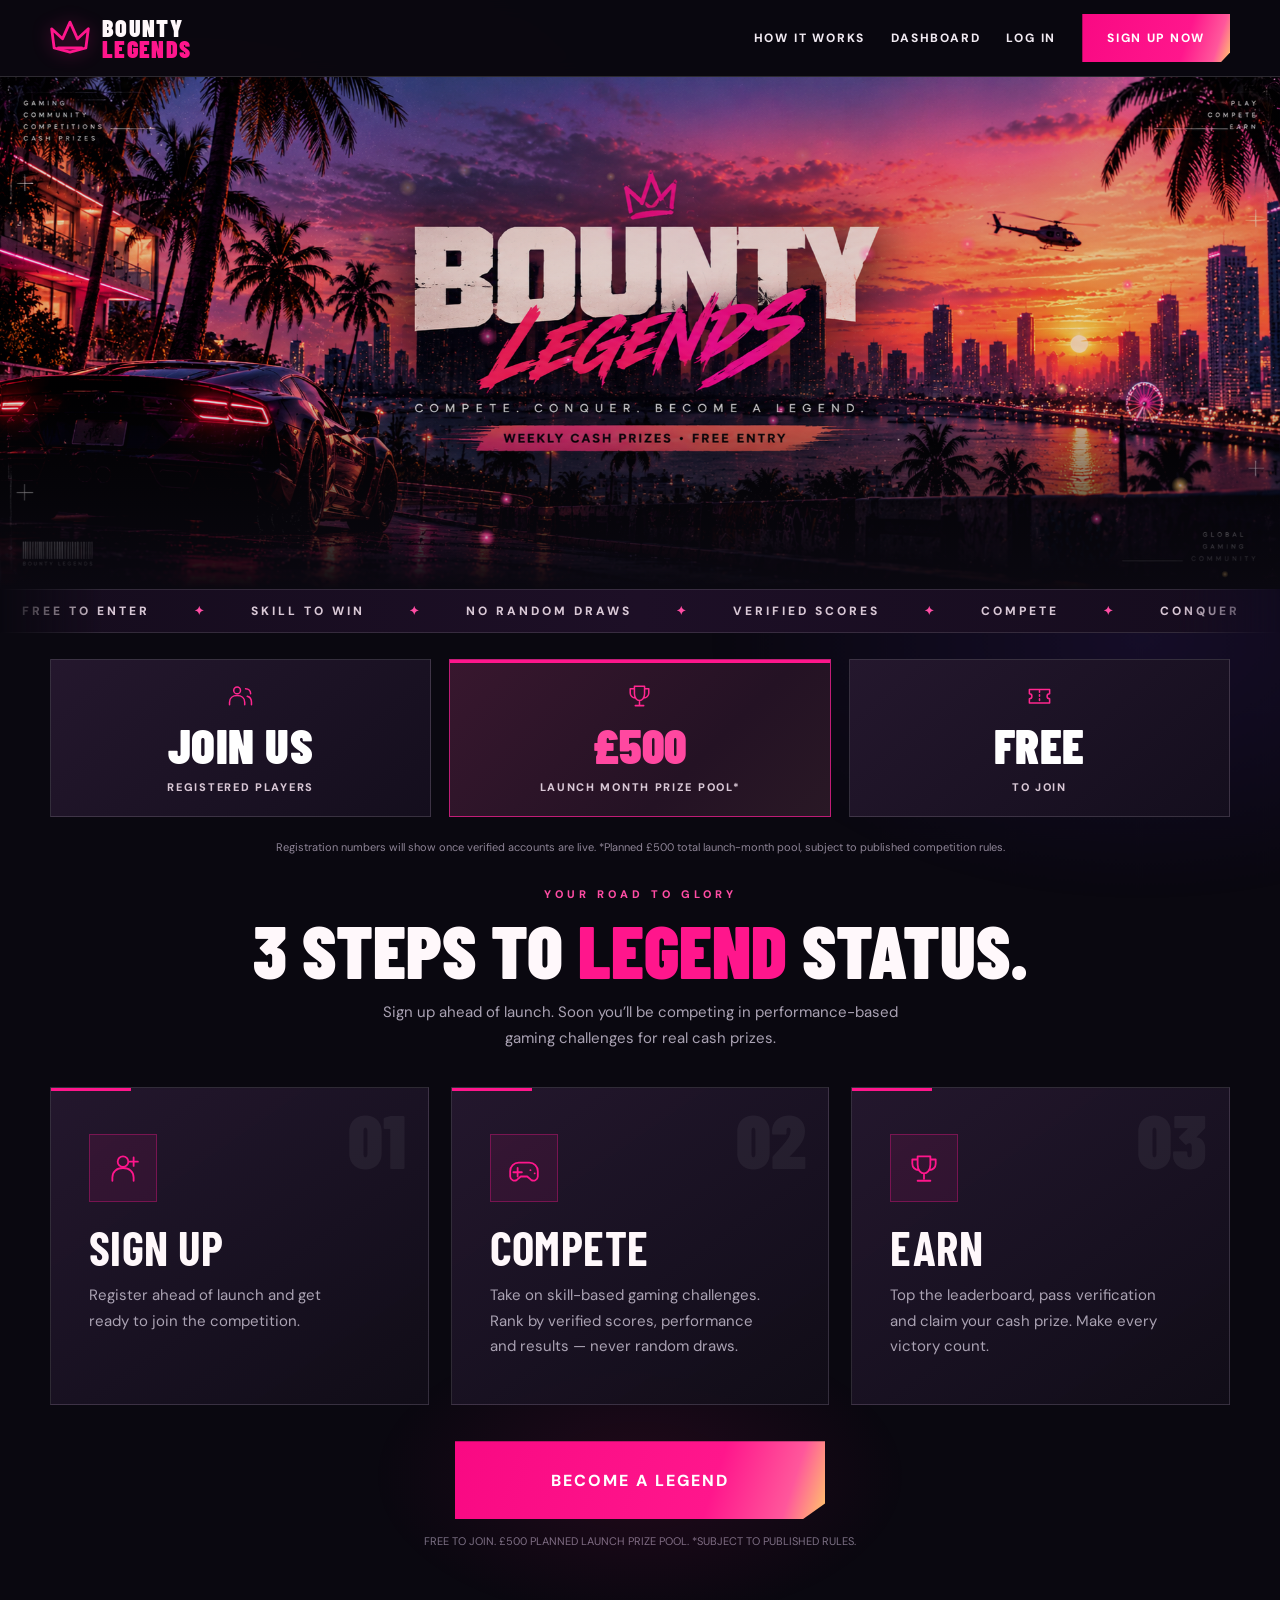
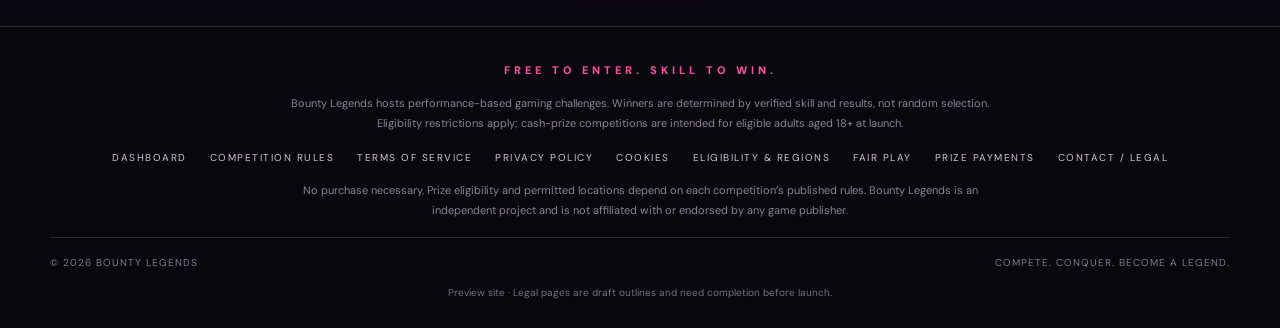
<file: index.html>
<!DOCTYPE html>
<html lang="en">
<head>
  <meta charset="utf-8" />
  <meta name="viewport" content="width=device-width, initial-scale=1" />
  <meta name="theme-color" content="#0b0710" />
  <meta name="description" content="Bounty Legends — free-to-enter gaming competitions and cash prizes. Sign up, compete and earn." />
  <meta property="og:type" content="website" />
  <meta property="og:title" content="Bounty Legends - Compete. Conquer. Become a Legend." />
  <meta property="og:description" content="Free-to-enter, skill-based gaming competitions. Sign up ahead of launch." />
  <meta property="og:image" content="assets/bounty-banner.png" />
  <link rel="icon" href="data:image/svg+xml,%3Csvg xmlns='http://www.w3.org/2000/svg' viewBox='0 0 48 48'%3E%3Cpath d='M5 36 2 13l13 12L24 5l9 20 13-12-3 23-19 5z' fill='none' stroke='%23ff168c' stroke-width='3.4' stroke-linejoin='round'/%3E%3C/svg%3E" />
  <title>Bounty Legends | Compete. Conquer. Become a Legend.</title>
  <link rel="preconnect" href="https://fonts.googleapis.com">
  <link rel="preconnect" href="https://fonts.gstatic.com" crossorigin>
  <link href="https://fonts.googleapis.com/css2?family=Barlow+Condensed:wght@600;700;800;900&family=DM+Sans:wght@400;500;600;700;800&display=swap" rel="stylesheet">
  <style>
    :root { --bg:#0a0810; --panel:#14101b; --hot:#ff168c; --pink:#ff4da4; --text:#fff8fb; --muted:#aaa2b3; --border:rgba(255,255,255,.12); }
    *{box-sizing:border-box}html{scroll-behavior:smooth}body{margin:0;background:var(--bg);color:var(--text);font-family:"DM Sans",Arial,sans-serif}button,input{font:inherit}button{cursor:pointer}a{color:inherit;text-decoration:none} .wrap{width:min(1180px,calc(100% - 48px));margin-inline:auto}
    .topbar{position:sticky;z-index:20;top:0;border-bottom:1px solid rgba(255,255,255,.14);background:rgba(10,8,16,.92);backdrop-filter:blur(10px)}.topbar-inner{display:flex;align-items:center;justify-content:space-between;min-height:76px;gap:24px}.brand{display:flex;align-items:center;gap:12px}.brand-mark{width:40px;height:40px;stroke:var(--hot);stroke-width:3.4;fill:none;stroke-linecap:round;stroke-linejoin:round;filter:drop-shadow(0 0 9px rgba(255,22,140,.4))}.brand-name{font-family:"Barlow Condensed",Impact,sans-serif;font-size:24px;font-weight:900;line-height:.88;letter-spacing:1.3px}.brand-name span{display:block;color:var(--hot)}.nav{display:flex;align-items:center;gap:34px}.nav a:not(.btn){font-size:12px;font-weight:800;letter-spacing:1.8px;text-transform:uppercase;color:#f0e9f1}.nav a:not(.btn):hover{color:var(--pink)}.btn{display:inline-flex;align-items:center;justify-content:center;gap:11px;min-height:48px;padding:0 25px;border:0;background:linear-gradient(108deg,#f90983 0%,#ff168c 69%,#ff579b 89%,#ffc76a 100%);color:white;font-size:12px;font-weight:800;letter-spacing:1.7px;text-transform:uppercase;clip-path:polygon(0 0,100% 0,100% 80%,94% 100%,0 100%);transition:transform .2s,filter .2s}.btn:hover{transform:translateY(-2px);filter:brightness(1.16)}.btn svg{width:16px;height:16px}
    .hero{position:relative;min-height:425px;display:flex;align-items:end;isolation:isolate;overflow:hidden;background:#190d24}.hero::before{content:"";position:absolute;inset:0;z-index:-2;background-image:url('assets/bounty-banner.png');background-position:center 43%;background-size:cover}.hero::after{content:"";position:absolute;inset:0;z-index:-1;background:linear-gradient(180deg,rgba(7,3,13,.12) 24%,rgba(7,3,13,.08) 61%,#0a0810 100%)}.hero-content{padding:390px 0 45px;display:flex;justify-content:center}.hero-cta{display:flex;align-items:center;gap:16px;flex-wrap:wrap;justify-content:center}.hero-cta .btn{min-height:56px;padding:0 37px;box-shadow:0 12px 40px rgba(255,22,140,.25)}.hero-cta small{font-size:11px;letter-spacing:1.2px;font-weight:800;text-transform:uppercase;text-shadow:0 2px 8px black}
    .eyebrow{font-size:11px;color:var(--pink);font-weight:800;letter-spacing:4px;text-transform:uppercase}.steps{position:relative;padding:26px 0 78px;overflow:hidden}.steps::before{content:"";position:absolute;width:540px;height:300px;left:50%;bottom:0;transform:translateX(-50%);background:radial-gradient(ellipse,rgba(239,22,126,.10),transparent 70%);pointer-events:none}.section-head{text-align:center}.section-head h1{font-family:"Barlow Condensed",Impact,sans-serif;font-weight:900;font-size:clamp(44px,6vw,74px);text-transform:uppercase;line-height:.94;margin:14px 0}.section-head h1 em{font-style:normal;color:var(--hot)}.section-head p{color:var(--muted);font-size:15px;line-height:1.7;margin:16px auto 0;max-width:560px}.step-grid{display:grid;grid-template-columns:repeat(3,1fr);gap:22px;margin-top:36px}.step{position:relative;padding:46px 38px 44px;min-height:318px;background:linear-gradient(145deg,rgba(39,26,50,.88),rgba(17,13,24,.96));border:1px solid var(--border);overflow:hidden}.step::before{content:"";position:absolute;top:0;left:0;height:3px;width:80px;background:var(--hot)}.step-number{position:absolute;top:13px;right:22px;font-family:"Barlow Condensed",sans-serif;font-size:76px;font-weight:900;line-height:1;color:rgba(255,255,255,.055)}.step-icon{display:inline-flex;align-items:center;justify-content:center;width:68px;height:68px;border:1px solid rgba(255,22,140,.34);background:rgba(255,22,140,.09);color:var(--hot)}.step-icon svg{width:34px;height:34px;stroke:currentColor;stroke-width:1.7;fill:none;stroke-linecap:round;stroke-linejoin:round}.step h2{font-family:"Barlow Condensed",Impact,sans-serif;font-size:47px;line-height:1;text-transform:uppercase;letter-spacing:.4px;margin:22px 0 12px}.step p{font-size:15px;line-height:1.7;color:var(--muted);margin:0;max-width:270px}.lower-cta{margin:36px auto 0;text-align:center}.lower-cta .btn{min-width:370px;min-height:78px;font-size:16px;letter-spacing:2px}.lower-cta p{color:#797184;font-size:11px;margin:15px 0 0}.footer{padding:25px 0;border-top:1px solid var(--border)}.footer-inner{display:flex;align-items:center;justify-content:space-between;gap:18px}.footer span,.footer a{color:#82798c;font-size:10px;letter-spacing:1.5px;text-transform:uppercase}.footer a:hover{color:white}
    dialog{border:1px solid rgba(255,255,255,.17);background:#17101f;color:white;max-width:460px;width:calc(100% - 30px);padding:0;box-shadow:0 40px 120px rgba(0,0,0,.65)}dialog::backdrop{background:rgba(5,2,10,.82);backdrop-filter:blur(7px)}.dialog-content{padding:32px}.dialog-top{display:flex;justify-content:space-between;align-items:start;gap:12px}.dialog-top h2{font:900 38px/.95 "Barlow Condensed",Impact,sans-serif;text-transform:uppercase;margin:8px 0 15px}.close{background:transparent;border:0;color:#fff;font-size:29px;line-height:1}.dialog-content p{color:#b9afc0;line-height:1.6;font-size:13px}.field{display:block;font-weight:700;font-size:12px;margin:17px 0}.field input{display:block;width:100%;margin-top:7px;padding:13px 14px;background:#0e0a15;border:1px solid rgba(255,255,255,.19);outline:0;color:white;border-radius:0}.field input:focus{border-color:var(--hot)}.signup-submit{width:100%;margin-top:8px;clip-path:none}.disclaimer{font-size:11px!important;color:#8c8293!important}
    @media(max-width:900px){.hero{min-height:405px}.hero-content{padding-top:330px}.nav{gap:19px}.nav a.hide-sm{display:none}.step-grid{gap:12px}.step{padding:33px 25px;min-height:285px}.step h2{font-size:39px}}
    @media(max-width:640px){.wrap{width:min(100% - 32px,480px)}.topbar-inner{min-height:71px}.brand-mark{width:33px;height:33px}.brand-name{font-size:20px}.topbar .btn{font-size:10px;min-height:40px;padding:0 14px}.hero{min-height:310px}.hero::before{background-position:center top;background-size:auto 350px;background-repeat:no-repeat;background-color:#1c0e24}.hero-content{padding:310px 0 14px}.hero-cta{gap:10px}.hero-cta .btn{min-height:48px;padding:0 23px}.hero-cta small{width:100%;text-align:center}.steps{padding:10px 0 60px}.section-head h1{font-size:53px}.section-head p{font-size:13px}.step-grid{grid-template-columns:1fr;gap:13px;margin-top:28px}.step{min-height:0;padding:28px 24px;display:grid;grid-template-columns:68px 1fr;column-gap:19px;align-items:start}.step-icon{grid-row:span 2}.step h2{font-size:38px;margin:3px 0 7px}.step p{font-size:14px}.step-number{font-size:66px;right:16px;top:0}.lower-cta .btn{width:100%;min-width:0;min-height:66px}.footer-inner{flex-direction:column;text-align:center}}
    .footer{padding:36px 0 29px;background:#09070e}.footer-inner{flex-direction:column;gap:17px;text-align:center}.footer-links{display:flex;flex-wrap:wrap;justify-content:center;gap:10px 23px}.footer-links a{font-size:10px;color:#d1c2d1}.footer-legal{font-size:11px;color:#8c8293;max-width:740px;line-height:1.8;margin:0 auto}.footer-bottom{display:flex;justify-content:space-between;width:100%;gap:12px;padding-top:18px;border-top:1px solid var(--border)}.footer-bottom span{letter-spacing:1px}.field select{display:block;width:100%;margin-top:7px;padding:13px 14px;background:#0e0a15;border:1px solid rgba(255,255,255,.19);color:white;border-radius:0}.field select:focus{border-color:var(--hot)}.field-check{display:flex;align-items:flex-start;gap:10px;font-size:12px;color:#d5cbdc;line-height:1.6;margin:15px 0}.field-check input{accent-color:var(--hot);margin-top:4px}.field-check a{text-decoration:underline;text-underline-offset:3px;color:#ff75ba}.form-grid{display:grid;grid-template-columns:1fr 1fr;gap:0 12px}.small-print{font-size:11px;color:#aaa0b0}.footer-note{font-size:10px;color:#766d80}.signup-submit{min-height:58px}.signup-stats{display:grid;grid-template-columns:repeat(3,1fr);gap:8px;margin:12px 0 18px}.signup-stat{background:#25162d;border:1px solid rgba(255,255,255,.11);padding:13px 7px;text-align:center}.signup-stat strong{display:block;font:900 29px "Barlow Condensed",sans-serif;color:#fff}.signup-stat span{font-size:9px;letter-spacing:.7px;text-transform:uppercase;color:#c7bacd}.dialog-content{max-height:90vh;overflow-y:auto}.nav button{white-space:nowrap}
    @media(max-width:640px){.form-grid{grid-template-columns:1fr}.footer-bottom{flex-direction:column}.footer-links{gap:13px 16px}.dialog-content{padding:24px}}

    /* V5 — public homepage registration highlights */
    .launch-highlights{display:grid;grid-template-columns:repeat(3,minmax(0,1fr));gap:18px;margin:28px 0 5px}
    .launch-highlight{min-height:154px;display:flex;flex-direction:column;justify-content:center;align-items:center;gap:11px;text-align:center;padding:22px 14px;background:linear-gradient(140deg,#24172d,#140e1d);border:1px solid rgba(255,255,255,.13)}
    .launch-highlight.featured{border-color:rgba(255,32,152,.7);background:linear-gradient(135deg,#38172e,#241224 65%,#291825);box-shadow:inset 0 3px #ff168c}
    .launch-highlight strong{font:900 clamp(32px,4vw,49px)/1 'Barlow Condensed',Impact,sans-serif;color:#fff;letter-spacing:.5px}
    .launch-highlight.featured strong{color:#ff48a0}
    .launch-highlight span{font-size:11px;letter-spacing:1.7px;font-weight:800;color:#d9c8d6;text-transform:uppercase}
    .launch-highlight svg{width:27px;height:27px;stroke:#ff278f;fill:none;stroke-width:1.8;stroke-linecap:round;stroke-linejoin:round}
    .launch-stats-note{color:#8f8597;text-align:center;font-size:11px;line-height:1.6;margin:13px 0 0}
    .launch-highlights-top{margin:0 0 22px}
    .launch-stats-note-top{margin:12px 0 30px}
    .section-head{margin-top:0}
    @media(max-width:640px){.launch-highlights{gap:8px;margin-top:24px}.launch-highlights-top{margin:0 0 18px}.launch-stats-note-top{margin:10px 0 22px}.launch-highlight{min-height:122px;padding:16px 5px;gap:9px}.launch-highlight strong{font-size:34px}.launch-highlight span{font-size:9px;letter-spacing:.5px}.launch-highlight svg{width:22px;height:22px}}
    /* V6 - auth dialog */
    .nav{gap:26px}.nav-login{background:transparent;border:0;color:#f0e9f1;font-size:12px;font-weight:800;letter-spacing:1.8px;text-transform:uppercase;padding:8px 0}.nav-login:hover{color:var(--pink)}
    .auth-tabs{display:grid;grid-template-columns:1fr 1fr;margin:4px 0 6px;border-bottom:1px solid rgba(255,255,255,.14)}.auth-tabs[hidden],form[hidden]{display:none}.auth-tabs button{background:transparent;border:0;border-bottom:3px solid transparent;color:#aaa0b0;font-size:12px;font-weight:800;letter-spacing:1.6px;text-transform:uppercase;padding:12px 0}.auth-tabs button[aria-selected=true]{color:#fff;border-bottom-color:var(--hot)}
    .form-status{min-height:1.4em;font-size:12px;margin:12px 0 0;color:#cbbdd3}.form-status.error{color:#ff8fb8}.form-status.ok{color:#8fe3b0}.signup-submit:disabled{opacity:.6;cursor:progress}
    .auth-links{text-align:center;font-size:12px;color:#8c8293;margin:16px 0 0}.link-btn{background:none;border:0;padding:0;color:#ff75ba;text-decoration:underline;text-underline-offset:3px;font-size:12px}
    :focus-visible{outline:2px solid var(--pink);outline-offset:3px}
    @media(max-width:640px){.nav{gap:14px}.nav-login{font-size:10px;letter-spacing:1.2px}}
    /* V8 - mobile form hardening (iOS Safari date input, zoom-on-focus, native dialog overflow) */
    dialog{overflow-x:hidden}.dialog-content{overflow-x:hidden;overflow-wrap:anywhere}
    .form-grid,.signup-stats{grid-template-columns:repeat(var(--cols,2),minmax(0,1fr))}.signup-stats{--cols:3}
    .field,.field input,.field select{min-width:0;max-width:100%}
    .field input[type=date]{-webkit-appearance:none;appearance:none;width:100%;height:47px;line-height:1.2;display:block}
    .field input[type=date]::-webkit-date-and-time-value{text-align:left;min-height:1.2em;margin:0}
    .field input[type=date]::-webkit-calendar-picker-indicator{opacity:.7;cursor:pointer;filter:invert(1)}
    @media(max-width:640px){.form-grid{--cols:1}.field input,.field select{font-size:16px}.signup-stat span{font-size:8.5px}}
    @media(max-width:520px){.nav a.dash{display:none}}
    @media(max-width:380px){.brand{gap:8px}.brand-mark{width:28px;height:28px}.brand-name{font-size:18px}.nav{gap:10px}.topbar .btn{padding:0 11px}.topbar .btn span{display:none}}
    /* V7 - header sits above the banner; banner shown in full */
    .hero{width:100%;height:min(40vw,640px);min-height:0;display:block}.hero::before{background-position:center;background-size:cover}.hero-content{display:none}
    @media(max-width:900px){.hero{min-height:0}}
    @media(max-width:640px){.topbar-inner{min-height:64px}.hero{aspect-ratio:auto;height:min(62vw,260px);min-height:0}.hero::before{background-position:center;background-size:cover;background-repeat:no-repeat}}
  </style>
  <link rel="stylesheet" href="assets/fx.css">
</head>
<body>
  <header class="topbar"><div class="wrap topbar-inner"><a class="brand" href="#top" aria-label="Bounty Legends home"><svg class="brand-mark" viewBox="0 0 48 48" aria-hidden="true"><path d="M5 36 2 13l13 12L24 5l9 20 13-12-3 23-19 5z"/><path d="M10 36h28"/></svg><div class="brand-name">BOUNTY<span>LEGENDS</span></div></a><nav class="nav" aria-label="Main navigation"><a class="hide-sm" href="#how-it-works">How it works</a><a class="dash" href="dashboard.html">Dashboard</a><button class="nav-login" data-login type="button">Log in</button><button class="btn" data-signup>Sign up now</button></nav></div></header>
  <main id="top"><section class="hero" role="img" aria-label="Bounty Legends gaming competition community banner"></section>
  <div class="ticker" aria-hidden="true"><div class="ticker-track"><span>FREE TO ENTER</span><span>✦</span><span>SKILL TO WIN</span><span>✦</span><span>NO RANDOM DRAWS</span><span>✦</span><span>VERIFIED SCORES</span><span>✦</span><span>COMPETE</span><span>✦</span><span>CONQUER</span><span>✦</span><span>BECOME A LEGEND</span><span>✦</span><span>FREE TO ENTER</span><span>✦</span><span>SKILL TO WIN</span><span>✦</span><span>NO RANDOM DRAWS</span><span>✦</span><span>VERIFIED SCORES</span><span>✦</span><span>COMPETE</span><span>✦</span><span>CONQUER</span><span>✦</span><span>BECOME A LEGEND</span><span>✦</span></div></div>
  <section class="steps" id="how-it-works"><div class="wrap"><div class="launch-highlights launch-highlights-top" aria-label="Why join Bounty Legends">
    <div class="launch-highlight"><svg viewBox="0 0 32 32" aria-hidden="true"><circle cx="12" cy="10" r="4"/><path d="M3 27v-3c0-5 4-8 9-8s9 3 9 8v3M22 8c4 0 6 3 6 6M24 17c4 1 5 4 5 7v3"/></svg><strong id="homepage-player-count">JOIN US</strong><span>Registered players</span></div>
    <div class="launch-highlight featured"><svg viewBox="0 0 32 32" aria-hidden="true"><path d="M10 5h12v9c0 5-3 8-6 8s-6-3-6-8V5ZM10 8H5v5a6 6 0 0 0 6 6M22 8h5v5a6 6 0 0 1-6 6M16 22v5M11 28h10"/></svg><strong>£500</strong><span>Launch month prize pool*</span></div>
    <div class="launch-highlight"><svg viewBox="0 0 32 32" aria-hidden="true"><path d="M4 9h24v5a3 3 0 0 0 0 6v5H4v-5a3 3 0 0 0 0-6V9Z"/><path d="M16 10v14" stroke-dasharray="2 3"/></svg><strong>FREE</strong><span>To join</span></div>
  </div><p class="launch-stats-note launch-stats-note-top">Registration numbers will show once verified accounts are live. *Planned £500 total launch-month pool, subject to published competition rules.</p><div class="section-head"><div class="eyebrow">Your road to glory</div><h1>3 STEPS TO <em>LEGEND</em> STATUS.</h1><p>Sign up ahead of launch. Soon you’ll be competing in performance-based gaming challenges for real cash prizes.</p></div><div class="step-grid">
    <article class="step"><span class="step-number" aria-hidden="true">01</span><div class="step-icon"><svg viewBox="0 0 32 32"><circle cx="16" cy="10" r="5"/><path d="M6 28v-3c0-5.5 4-9 10-9s10 3.5 10 9v3M22 10h8M26 6v8"/></svg></div><h2>SIGN UP</h2><p>Register ahead of launch and get ready to join the competition.</p></article>
    <article class="step"><span class="step-number" aria-hidden="true">02</span><div class="step-icon"><svg viewBox="0 0 32 32"><path d="M11 11h10a8 8 0 0 1 8 8v5a4 4 0 0 1-6.5 3L19 24h-6l-3.5 3A4 4 0 0 1 3 24v-5a8 8 0 0 1 8-8Z"/><path d="M10 16v8M6 20h8M22 18h.1M26 21h.1"/></svg></div><h2>COMPETE</h2><p>Take on skill-based gaming challenges. Rank by verified scores, performance and results — never random draws.</p></article>
    <article class="step"><span class="step-number" aria-hidden="true">03</span><div class="step-icon"><svg viewBox="0 0 32 32"><path d="M10 5h12v8c0 5-3 8-6 8s-6-3-6-8V5ZM10 8H5v4a6 6 0 0 0 6 6M22 8h5v4a6 6 0 0 1-6 6M16 21v5M10 28h12"/></svg></div><h2>EARN</h2><p>Top the leaderboard, pass verification and claim your cash prize. Make every victory count.</p></article>
  </div><div class="lower-cta"><button class="btn" data-signup>Become a legend</button><p>FREE TO JOIN. £500 PLANNED LAUNCH PRIZE POOL. *SUBJECT TO PUBLISHED RULES.</p></div></div></section></main>
  <footer class="footer"><div class="wrap footer-inner"><div class="eyebrow">FREE TO ENTER. SKILL TO WIN.</div><p class="footer-legal">Bounty Legends hosts performance-based gaming challenges. Winners are determined by verified skill and results, not random selection. Eligibility restrictions apply; cash-prize competitions are intended for eligible adults aged 18+ at launch.</p><div class="footer-links"><a href="dashboard.html">Dashboard</a><a href="legal.html#rules">Competition rules</a><a href="legal.html#terms">Terms of service</a><a href="legal.html#privacy">Privacy policy</a><a href="legal.html#cookies">Cookies</a><a href="legal.html#eligibility">Eligibility &amp; regions</a><a href="legal.html#fair-play">Fair play</a><a href="legal.html#payouts">Prize payments</a><a href="legal.html#contact">Contact / legal</a></div><p class="footer-legal">No purchase necessary. Prize eligibility and permitted locations depend on each competition’s published rules. Bounty Legends is an independent project and is not affiliated with or endorsed by any game publisher.</p><div class="footer-bottom"><span>© <span id="year"></span> Bounty Legends</span><span>Compete. Conquer. Become a legend.</span></div><div class="footer-note">Preview site · Legal pages are draft outlines and need completion before launch.</div></div></footer>
  <dialog id="auth-dialog" aria-labelledby="auth-title"><div class="dialog-content"><div class="dialog-top"><div><div class="eyebrow" id="auth-eyebrow">Join the community</div><h2 id="auth-title">YOUR LEGEND<br>STARTS HERE.</h2></div><button class="close" id="close-dialog" aria-label="Close" type="button">×</button></div>
    <div class="auth-tabs" role="tablist"><button type="button" role="tab" data-tab="signup" aria-selected="true">Sign up</button><button type="button" role="tab" data-tab="login" aria-selected="false">Log in</button></div>
    <form id="signup-form"><p>Be among the first to join. Competitions are coming soon.</p><div class="signup-stats"><div class="signup-stat"><strong>FREE</strong><span>To join</span></div><div class="signup-stat"><strong>£500</strong><span>Launch month prize pool*</span></div><div class="signup-stat"><strong>18+</strong><span>Cash prizes</span></div></div>
      <div class="form-grid"><label class="field">Gamertag / Rockstar ID<input required name="gamerTag" autocomplete="nickname" placeholder="Your gamer name" minlength="2" maxlength="30"></label><label class="field">Platform<select required name="platform"><option value="">Select platform</option><option>PlayStation</option><option>Xbox</option><option>PC</option><option>Other</option></select></label></div>
      <label class="field">Email address<input required name="email" type="email" autocomplete="email" placeholder="you@example.com"></label>
      <div class="form-grid"><label class="field">Password<input required name="password" type="password" autocomplete="new-password" placeholder="At least 10 characters" minlength="10"></label><label class="field">Date of birth<input required name="birthdate" type="date" autocomplete="bday"></label></div>
      <label class="field">Country of residence<select required name="country"><option value="">Select country</option><option value="GB">United Kingdom</option><option value="US">United States</option><option value="CA">Canada</option><option value="AU">Australia</option><option value="OTHER">Other</option></select></label>
      <label class="field-check"><input type="checkbox" required><span>I agree to the <a href="legal.html#terms" target="_blank" rel="noopener">Terms of Service</a> and <a href="legal.html#rules" target="_blank" rel="noopener">Competition Rules</a>. I have read the <a href="legal.html#privacy" target="_blank" rel="noopener">Privacy Policy</a>.</span></label>
      <label class="field-check"><input type="checkbox" name="marketing"><span>Optional: email me challenge announcements and Bounty Legends news.</span></label>
      <button class="btn signup-submit" type="submit">Create account</button><p class="form-status" role="status" aria-live="polite"></p>
      <p class="disclaimer">Prototype: accounts are stored in this browser only until the backend is connected. *£500 planned launch-month prize pool, subject to published rules.</p></form>
    <form id="login-form" hidden><label class="field">Email address<input required name="email" type="email" autocomplete="email" placeholder="you@example.com"></label><label class="field">Password<input required name="password" type="password" autocomplete="current-password" placeholder="Your password"></label>
      <button class="btn signup-submit" type="submit">Log in</button><p class="form-status" role="status" aria-live="polite"></p>
      <p class="auth-links"><button type="button" class="link-btn" data-view="forgot">Forgot your password?</button> · <button type="button" class="link-btn" data-view="signup">Create an account</button></p></form>
    <form id="forgot-form" hidden><p>Enter the email you signed up with and we’ll send you a link to reset your password.</p><label class="field">Email address<input required name="email" type="email" autocomplete="email" placeholder="you@example.com"></label>
      <button class="btn signup-submit" type="submit">Send reset link</button><p class="form-status" role="status" aria-live="polite"></p>
      <p class="auth-links"><button type="button" class="link-btn" data-view="login">← Back to log in</button></p></form>
  </div></dialog>
  <script src="assets/auth.js"></script>
  <script src="assets/fx.js" defer></script>
  <script>document.getElementById('year').textContent=new Date().getFullYear();</script>
</body>
</html>
</file>
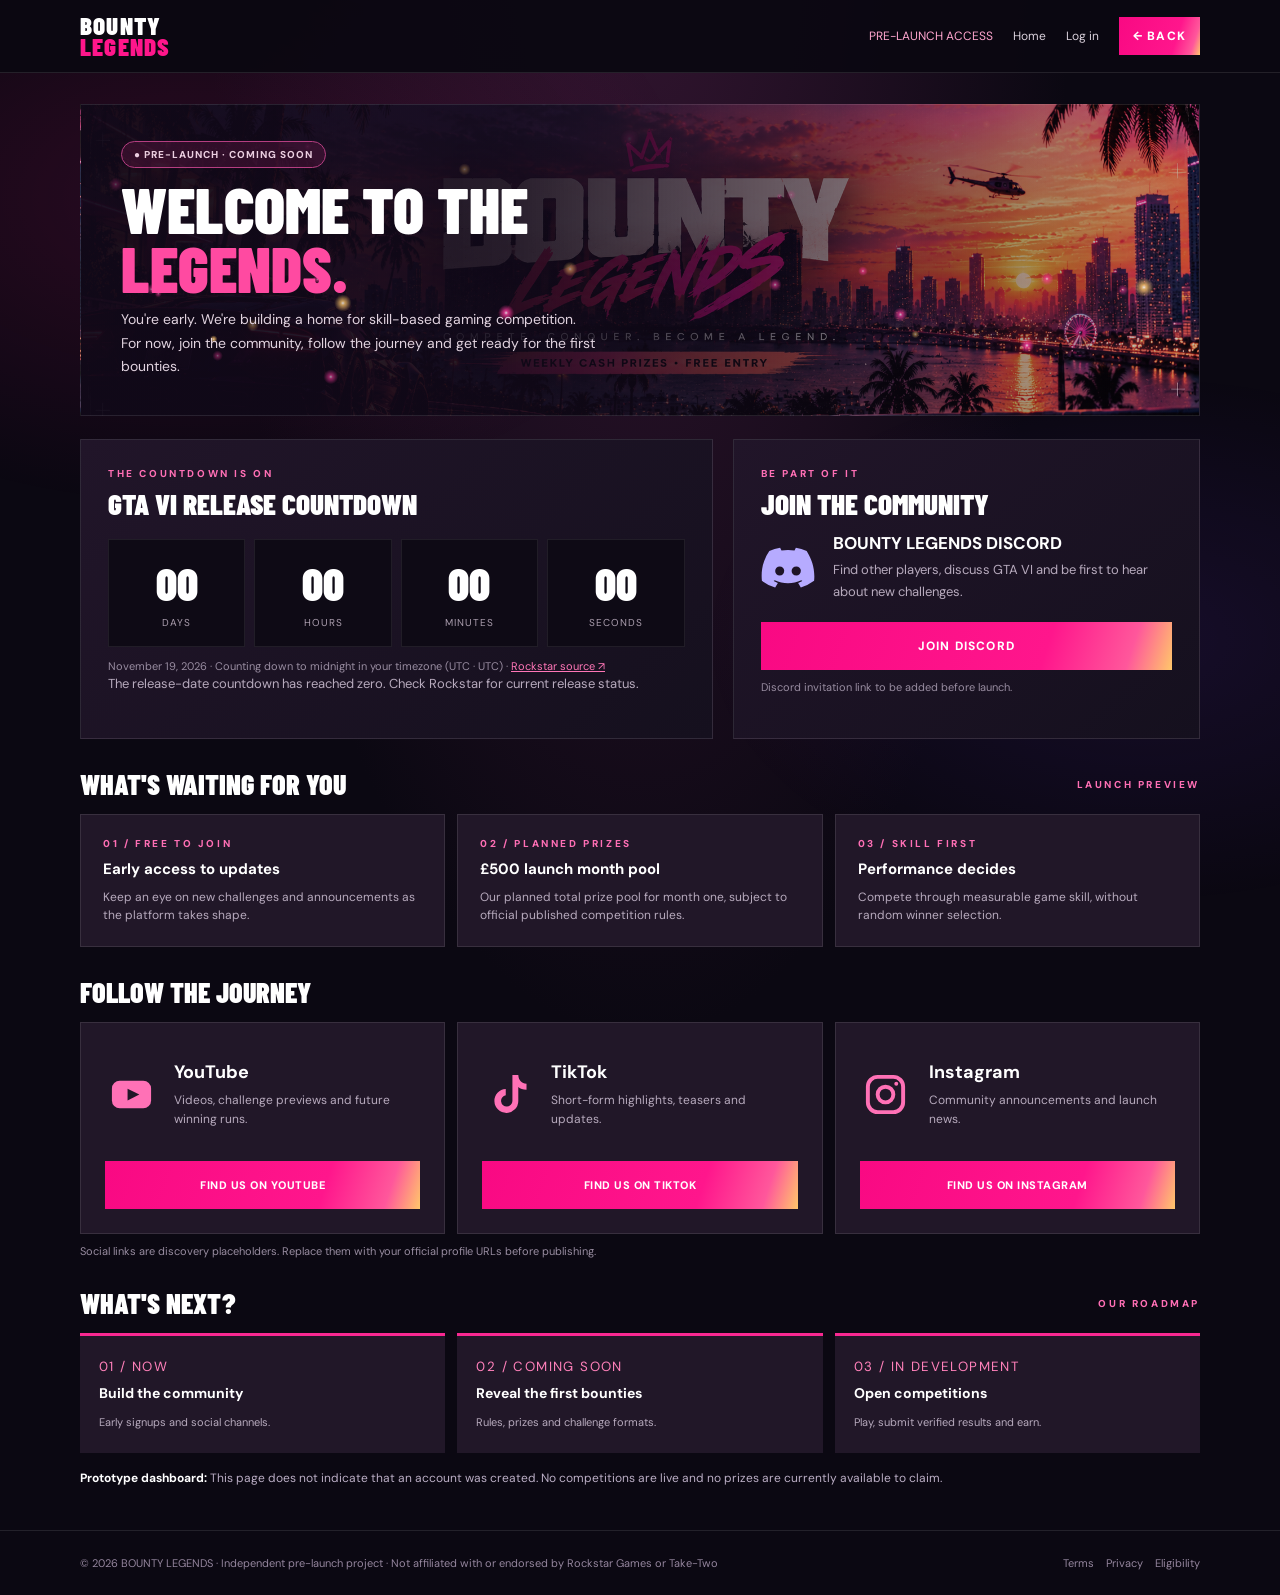
<file: dashboard.html>
<!doctype html><html lang="en"><head><meta charset="utf-8"><meta name="viewport" content="width=device-width,initial-scale=1"><meta name="theme-color" content="#0b0812"><title>Bounty Legends | Pre-Launch Dashboard</title><link rel="icon" href="data:image/svg+xml,%3Csvg xmlns='http://www.w3.org/2000/svg' viewBox='0 0 48 48'%3E%3Cpath d='M5 36 2 13l13 12L24 5l9 20 13-12-3 23-19 5z' fill='none' stroke='%23ff168c' stroke-width='3.4' stroke-linejoin='round'/%3E%3C/svg%3E"><link rel="preconnect" href="https://fonts.googleapis.com"><link rel="preconnect" href="https://fonts.gstatic.com" crossorigin><link href="https://fonts.googleapis.com/css2?family=Barlow+Condensed:wght@600;700;800;900&family=DM+Sans:wght@400;500;600;700;800&display=swap" rel="stylesheet"><style>
:root{--bg:#0b0812;--panel:#1d1426;--pink:#ff168b;--muted:#b7aabd;--border:rgba(255,255,255,.1)}*{box-sizing:border-box}body{margin:0;color:#fff;font-family:'DM Sans',sans-serif;background:radial-gradient(ellipse at 50% -140px,#341531 0%,#0b0812 48%);min-height:100vh}a{color:inherit;text-decoration:none}.wrap{max-width:1120px;margin:auto;width:calc(100% - 40px)}.bar{position:sticky;top:0;z-index:20;background:rgba(11,8,18,.94);border-bottom:1px solid var(--border)}.bar .wrap{display:flex;align-items:center;justify-content:space-between;gap:16px;min-height:72px}.brand{font:900 25px/.86 'Barlow Condensed',sans-serif;letter-spacing:1.2px}.brand span{color:var(--pink);display:block}.right{display:flex;gap:20px;align-items:center;font-size:12px;color:#d9d0db}.right a:hover,.social:hover{color:#ff7cb7}.btn{border:0;background:linear-gradient(108deg,#f90983 0%,#ff168c 69%,#ff579b 89%,#ffc76a 100%);color:white;text-transform:uppercase;font:800 12px 'DM Sans',sans-serif;letter-spacing:1.2px;padding:15px 24px;display:inline-flex;justify-content:center;align-items:center;gap:9px;min-height:48px;transition:transform .2s,filter .2s}.btn:hover{transform:translateY(-2px);filter:brightness(1.12)}.label{color:#ff6fb5;text-transform:uppercase;font-size:10px;letter-spacing:2.6px;font-weight:800}.hero{margin-top:31px;position:relative;overflow:hidden;min-height:265px;background:linear-gradient(90deg,rgba(17,9,25,.96) 0%,rgba(17,9,25,.9) 38%,rgba(17,9,25,.22) 100%),url('assets/bounty-banner.png') center 42%/cover;border:1px solid var(--border);padding:36px 40px;display:flex;flex-direction:column;justify-content:center}.hero h1{font:900 clamp(40px,5.5vw,64px)/.92 'Barlow Condensed',sans-serif;margin:12px 0 10px;text-transform:uppercase;max-width:550px}.hero h1 em{font-style:normal;color:#ff4aa1}.hero p{font-size:14px;line-height:1.7;max-width:475px;color:#e1d3df;margin:0}.pill{display:inline-flex;align-self:flex-start;font-size:10px;color:#ebcfe0;border:1px solid #b53e81;background:#6f184b55;border-radius:18px;padding:6px 12px;letter-spacing:1px;font-weight:800}.grid{display:grid;grid-template-columns:1.15fr .85fr;gap:20px;margin-top:23px}.card{background:linear-gradient(140deg,#211529,#15101e);border:1px solid var(--border);padding:27px;min-width:0}.card h2{font:900 29px/.95 'Barlow Condensed',sans-serif;text-transform:uppercase;margin:10px 0 14px}.card p{font-size:13px;line-height:1.75;color:var(--muted);margin:0 0 16px}.countdown{display:grid;grid-template-columns:repeat(4,1fr);gap:9px;margin:21px 0 12px}.unit{background:#0e0a15;border:1px solid rgba(255,255,255,.08);padding:15px 3px;text-align:center}.unit strong{display:block;font:900 clamp(25px,3.6vw,46px) 'Barlow Condensed',sans-serif}.unit span{font-size:10px;color:#ab9eae;letter-spacing:1px}.small{font-size:11px;color:#988ca0}.community{display:flex;align-items:center;gap:18px;margin:14px 0 18px}.community svg{flex-shrink:0;color:#b6abff}.community strong{font-size:17px}.community p{margin:5px 0 0}.btn-outline{background:#2c2035;border:1px solid #6a4267;color:#f5ddec}.full{width:100%}.section-heading{display:flex;align-items:center;justify-content:space-between;gap:16px;margin:28px 0 13px}.section-heading h2{font:900 28px 'Barlow Condensed',sans-serif;margin:0;text-transform:uppercase}.tiles{display:grid;grid-template-columns:repeat(3,1fr);gap:12px}.tile{display:flex;flex-direction:column;gap:9px;padding:22px;background:#211728;border:1px solid var(--border)}.tile b{font-size:15px}.tile span{font-size:12px;color:var(--muted);line-height:1.5}.tile a{display:inline-flex;color:#ff7bbc;font-size:12px;font-weight:800;margin-top:4px}.social{transition:color .2s}.roadmap{display:grid;grid-template-columns:repeat(3,1fr);gap:12px}.road{padding:19px;border-top:3px solid #f92891;background:#211728;min-height:120px}.road small{color:#ff80ba;letter-spacing:1.4px}.road strong{display:block;margin:8px 0;font-size:14px}.road span{font-size:11px;color:var(--muted)}.foot{border-top:1px solid var(--border);margin-top:44px;padding:25px 0;color:#94859d;font-size:11px}.foot .wrap{display:flex;gap:20px;justify-content:space-between;flex-wrap:wrap}.foot a{margin-left:12px}.foot a:hover{color:white}.note{color:#bbaec5;font-size:12px;margin-top:17px}.note b{color:#fff} [hidden]{display:none!important}@media(max-width:520px){.right a[href="index.html"]:not(.btn){display:none}.right{gap:10px;min-width:0}#who{max-width:130px;overflow:hidden;text-overflow:ellipsis;white-space:nowrap}.brand{font-size:21px}}:focus-visible{outline:2px solid var(--pink);outline-offset:3px}@media(max-width:760px){.grid{grid-template-columns:1fr}.hero{padding:25px;min-height:275px}.tiles,.roadmap{grid-template-columns:1fr}.right{gap:10px}.right a:first-child{display:none}.card{padding:22px}.countdown{gap:5px}.unit{padding:12px 2px}}
.social-tile{justify-content:space-between;gap:19px;padding:24px}.social-top{display:flex;gap:17px;align-items:center;min-height:95px}.social-icon{width:52px;min-width:52px;height:52px;display:flex;align-items:center;justify-content:center;color:#ff71b6}.social-icon svg{width:47px;height:47px}.social-top b{font-size:18px;display:block;margin-bottom:7px}.social-top span{display:block;font-size:12px;line-height:1.65}.social-tile .btn{margin-top:auto;font-size:11px;letter-spacing:.5px;padding:13px 7px;min-height:48px;color:#fff}.social-tile .btn:hover{color:white}@media(max-width:900px){.social-tile{padding:17px}.social-top{gap:11px}.social-icon{min-width:37px;width:37px}.social-icon svg{width:36px;height:36px}}@media(max-width:760px){.social-top{min-height:unset}.social-tile{padding:22px}} </style><link rel="stylesheet" href="assets/fx.css"></head><body><header class="bar"><div class="wrap"><a href="index.html" class="brand">BOUNTY<span>LEGENDS</span></a><div class="right"><span id="who" style="color:#ffa5ce">PRE-LAUNCH ACCESS</span><a href="index.html">Home</a><a href="index.html#login" id="login-link">Log in</a><a href="#" id="logout-link" hidden>Log out</a><a href="index.html" class="btn" style="min-height:38px;padding:11px 14px">← Back</a></div></div></header><main class="wrap"><section class="hero"><span class="pill">● PRE-LAUNCH · COMING SOON</span><h1>WELCOME TO THE <em>LEGENDS.</em></h1><p>You're early. We're building a home for skill-based gaming competition. For now, join the community, follow the journey and get ready for the first bounties.</p></section><div class="grid"><section class="card"><div class="label">THE COUNTDOWN IS ON</div><h2>GTA VI RELEASE COUNTDOWN</h2><div class="countdown" role="timer" aria-label="Time until GTA VI release"><div class="unit"><strong id="days">--</strong><span>DAYS</span></div><div class="unit"><strong id="hours">--</strong><span>HOURS</span></div><div class="unit"><strong id="minutes">--</strong><span>MINUTES</span></div><div class="unit"><strong id="seconds">--</strong><span>SECONDS</span></div></div><div class="small"><span id="target-label">19 November 2026</span> · Counting down to midnight in your timezone (<span id="tz-name">local time</span>) · <a href="https://www.rockstargames.com/VI" target="_blank" rel="noopener noreferrer" style="color:#ff76b7;text-decoration:underline">Rockstar source ↗</a></div><p class="note" id="countdown-note">Countdown is to the release date, not a confirmed Bounty Legends competition start time.</p></section><section class="card"><div class="label">BE PART OF IT</div><h2>JOIN THE COMMUNITY</h2><div class="community"><svg width="54" height="54" viewBox="0 0 24 24" fill="currentColor" aria-hidden="true"><path d="M20.3 4.4A19.5 19.5 0 0 0 15.5 3l-.6 1.2a18.1 18.1 0 0 0-5.8 0L8.5 3a19.5 19.5 0 0 0-4.8 1.4C.6 9 0 13.4.4 17.7a19.7 19.7 0 0 0 5.9 3l1.2-2a13 13 0 0 1-1.9-.9l.5-.4c3.8 1.8 8 1.8 11.8 0l.5.4a13 13 0 0 1-1.9.9l1.2 2a19.7 19.7 0 0 0 5.9-3c.5-4.9-.8-9.3-3.3-13.3ZM8.3 15.3c-1.1 0-2-.9-2-2s.9-2 2-2c1.2 0 2.1.9 2 2 0 1.1-.8 2-2 2Zm7.4 0c-1.2 0-2.1-.9-2.1-2s.9-2 2.1-2 2.1.9 2 2c0 1.1-.9 2-2 2Z"/></svg><div><strong>BOUNTY LEGENDS DISCORD</strong><p>Find other players, discuss GTA VI and be first to hear about new challenges.</p></div></div><a class="btn full" href="#discord-setup" id="discord-link">JOIN DISCORD</a><div class="small" id="discord-setup" style="margin-top:10px">Discord invitation link to be added before launch.</div></section></div><div class="section-heading"><h2>WHAT'S WAITING FOR YOU</h2><span class="label">LAUNCH PREVIEW</span></div><div class="tiles"><div class="tile"><div class="label">01 / FREE TO JOIN</div><b>Early access to updates</b><span>Keep an eye on new challenges and announcements as the platform takes shape.</span></div><div class="tile"><div class="label">02 / PLANNED PRIZES</div><b>£500 launch month pool</b><span>Our planned total prize pool for month one, subject to official published competition rules.</span></div><div class="tile"><div class="label">03 / SKILL FIRST</div><b>Performance decides</b><span>Compete through measurable game skill, without random winner selection.</span></div></div><div class="section-heading"><h2>FOLLOW THE JOURNEY</h2></div><div class="tiles social-tiles"><div class="tile social-tile"><div class="social-top"><div class="social-icon"><svg viewBox="0 0 24 24" aria-hidden="true"><rect x="2" y="5" width="20" height="14" rx="4" fill="currentColor"/><path d="m10 9 6 3-6 3z" fill="#211728"/></svg></div><div><b>YouTube</b><span>Videos, challenge previews and future winning runs.</span></div></div><a class="btn full" href="https://www.youtube.com/results?search_query=Bounty+Legends" target="_blank" rel="noopener noreferrer">FIND US ON YOUTUBE</a></div><div class="tile social-tile"><div class="social-top"><div class="social-icon"><svg viewBox="0 0 24 24" aria-hidden="true" fill="currentColor"><path d="M14 2h3c.2 2.8 1.7 4.3 4.2 4.5v3.1c-1.8 0-3.2-.5-4.2-1.4v7.1a6.1 6.1 0 1 1-6.4-6.1v3.2a2.9 2.9 0 1 0 3.4 2.9V2Z"/></svg></div><div><b>TikTok</b><span>Short-form highlights, teasers and updates.</span></div></div><a class="btn full" href="https://www.tiktok.com/search?q=Bounty%20Legends" target="_blank" rel="noopener noreferrer">FIND US ON TIKTOK</a></div><div class="tile social-tile"><div class="social-top"><div class="social-icon"><svg viewBox="0 0 24 24" aria-hidden="true" fill="none" stroke="currentColor" stroke-width="2"><rect x="3" y="3" width="18" height="18" rx="5"/><circle cx="12" cy="12" r="4"/><circle cx="17.5" cy="6.5" r="1" fill="currentColor" stroke="none"/></svg></div><div><b>Instagram</b><span>Community announcements and launch news.</span></div></div><a class="btn full" href="https://www.instagram.com/" target="_blank" rel="noopener noreferrer">FIND US ON INSTAGRAM</a></div></div><p class="small" style="margin-top:10px">Social links are discovery placeholders. Replace them with your official profile URLs before publishing.</p><div class="section-heading"><h2>WHAT'S NEXT?</h2><span class="label">OUR ROADMAP</span></div><div class="roadmap"><div class="road"><small>01 / NOW</small><strong>Build the community</strong><span>Early signups and social channels.</span></div><div class="road"><small>02 / COMING SOON</small><strong>Reveal the first bounties</strong><span>Rules, prizes and challenge formats.</span></div><div class="road"><small>03 / IN DEVELOPMENT</small><strong>Open competitions</strong><span>Play, submit verified results and earn.</span></div></div><p class="note"><b>Prototype dashboard:</b> This page does not indicate that an account was created. No competitions are live and no prizes are currently available to claim.</p></main><footer class="foot"><div class="wrap"><span>© <span id="year"></span> BOUNTY LEGENDS · Independent pre-launch project · Not affiliated with or endorsed by Rockstar Games or Take-Two</span><div><a href="legal.html#terms">Terms</a><a href="legal.html#privacy">Privacy</a><a href="legal.html#eligibility">Eligibility</a></div></div></footer><script src="assets/auth.js"></script><script src="assets/fx.js" defer></script><script>document.getElementById('year').textContent=new Date().getFullYear();
(function(){const s=window.BL&&BL.getSession();if(!s)return;document.getElementById('who').textContent=(s.gamerTag+' · '+s.platform).toUpperCase();document.getElementById('login-link').hidden=true;const out=document.getElementById('logout-link');out.hidden=false;out.addEventListener('click',async e=>{e.preventDefault();await BL.logout();location.href='index.html'});const h=document.querySelector('.hero h1');h.innerHTML='WELCOME, <em></em>.';h.querySelector('em').textContent=s.gamerTag.toUpperCase()})();
/* Target: midnight at the start of 19 Nov 2026 in the visitor's own timezone (months are 0-indexed). */
const target=new Date(2026,10,19,0,0,0);
try{document.getElementById('tz-name').textContent=Intl.DateTimeFormat().resolvedOptions().timeZone.replace(/_/g,' ')+' · '+target.toLocaleTimeString([],{timeZoneName:'short'}).split(' ').pop()}catch(e){}
document.getElementById('target-label').textContent=target.toLocaleDateString(undefined,{day:'numeric',month:'long',year:'numeric'});
function update(){const end=target.getTime(),seconds=Math.max(0,Math.floor((end-Date.now())/1000));const d=Math.floor(seconds/86400),h=Math.floor(seconds%86400/3600),m=Math.floor(seconds%3600/60),s=seconds%60;[['days',d],['hours',h],['minutes',m],['seconds',s]].forEach(([id,value])=>document.getElementById(id).textContent=String(value).padStart(2,'0'));if(!seconds)document.getElementById('countdown-note').textContent='The release-date countdown has reached zero. Check Rockstar for current release status.'}update();setInterval(update,1000);</script></body></html>
</file>
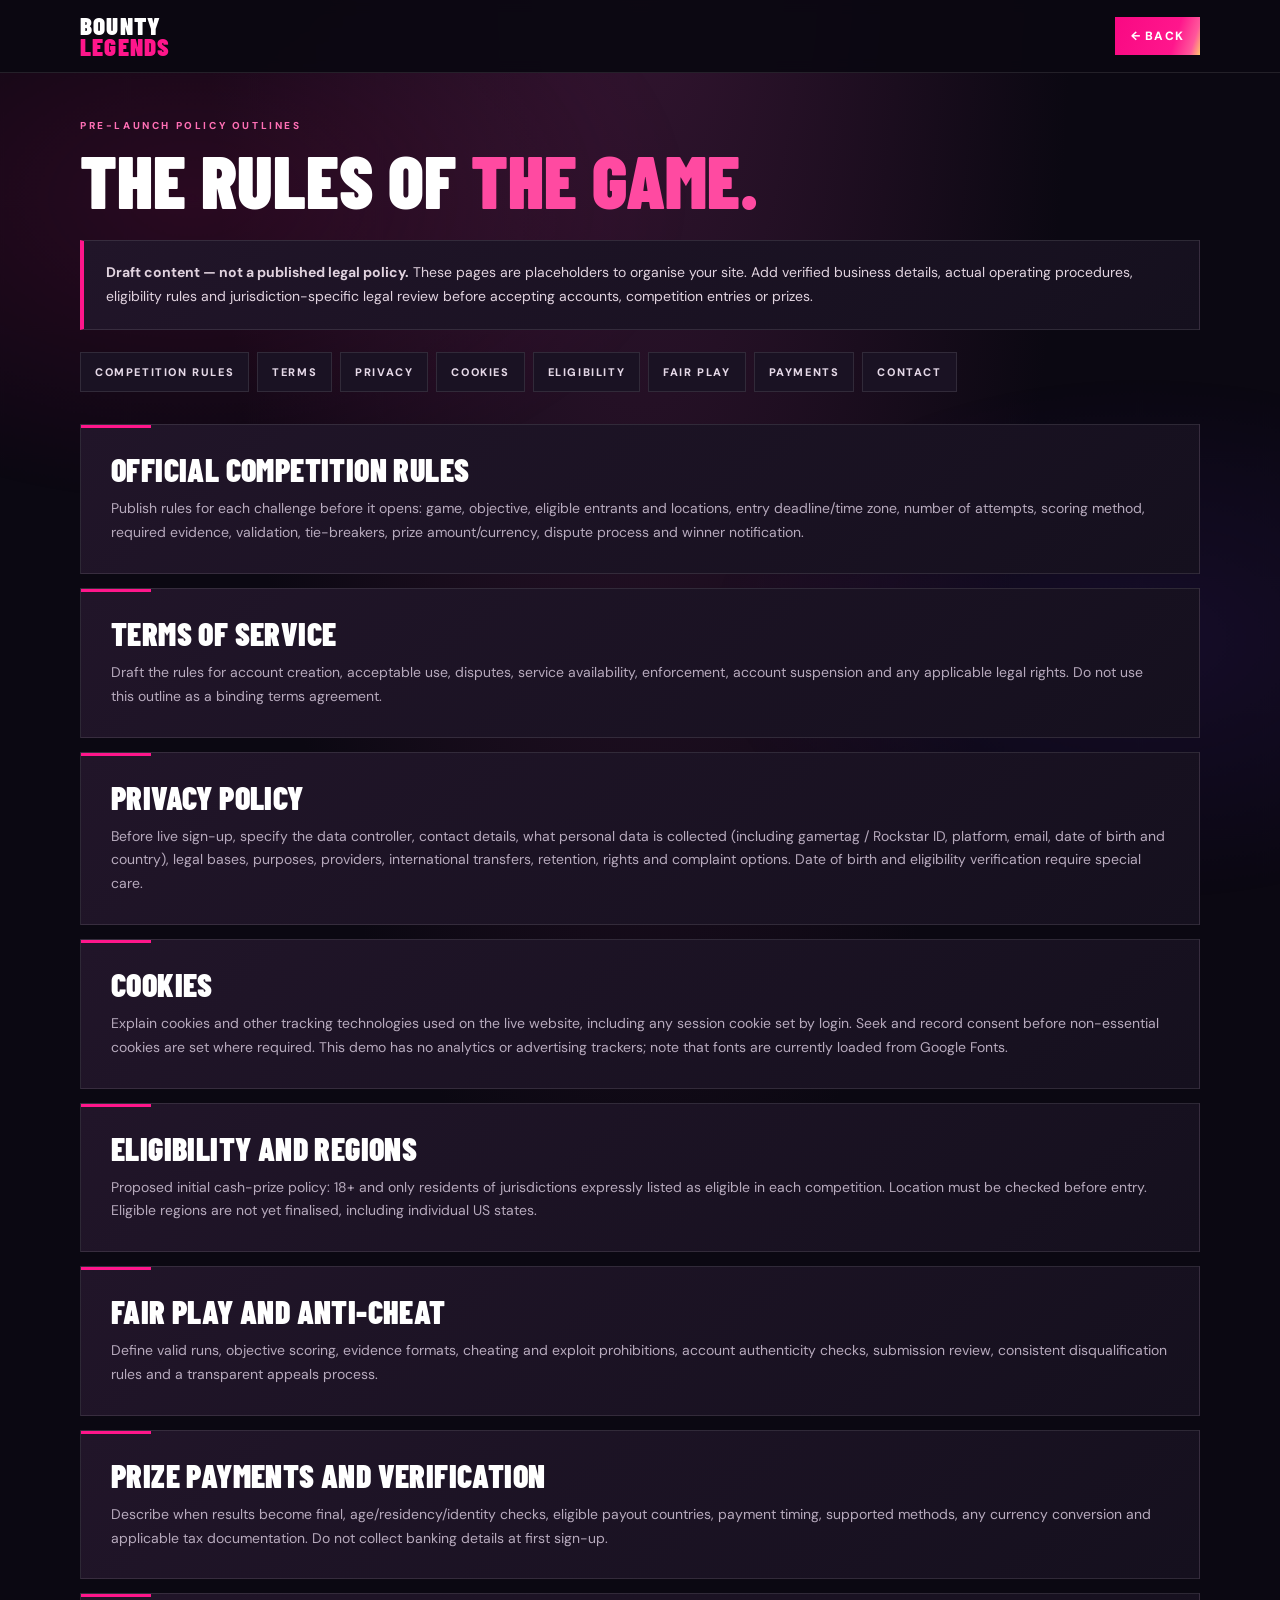
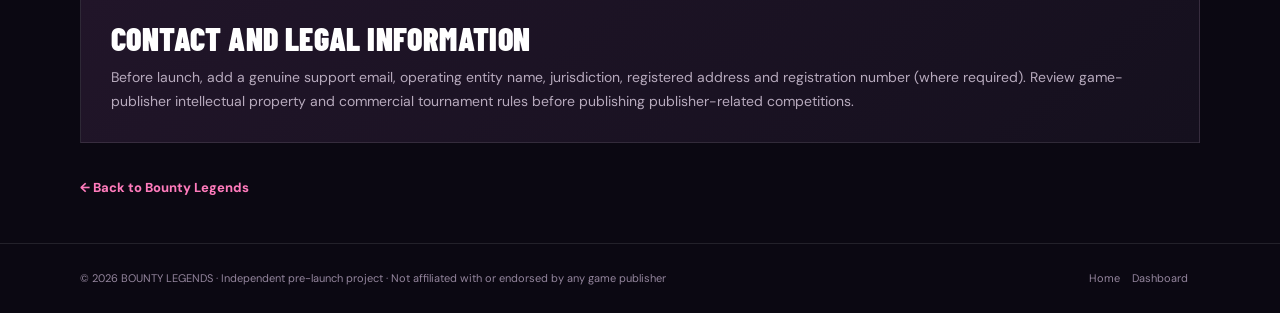
<file: legal.html>
<!doctype html><html lang="en"><head><meta charset="utf-8"><meta name="viewport" content="width=device-width,initial-scale=1"><meta name="theme-color" content="#0b0812"><title>Bounty Legends | Legal &amp; Competition Info</title>
<link rel="icon" href="data:image/svg+xml,%3Csvg xmlns='http://www.w3.org/2000/svg' viewBox='0 0 48 48'%3E%3Cpath d='M5 36 2 13l13 12L24 5l9 20 13-12-3 23-19 5z' fill='none' stroke='%23ff168c' stroke-width='3.4' stroke-linejoin='round'/%3E%3C/svg%3E">
<link rel="preconnect" href="https://fonts.googleapis.com"><link rel="preconnect" href="https://fonts.gstatic.com" crossorigin><link href="https://fonts.googleapis.com/css2?family=Barlow+Condensed:wght@600;700;800;900&family=DM+Sans:wght@400;500;600;700;800&display=swap" rel="stylesheet">
<style>
:root{--bg:#0b0812;--pink:#ff168b;--muted:#b7aabd;--border:rgba(255,255,255,.1)}
*{box-sizing:border-box}html{scroll-behavior:smooth;scroll-padding-top:90px}
body{margin:0;color:#fff;font-family:'DM Sans',Arial,sans-serif;background:radial-gradient(ellipse at 50% -140px,#341531 0%,#0b0812 48%) no-repeat,#0b0812;min-height:100vh;line-height:1.7;overflow-wrap:anywhere}
a{color:inherit;text-decoration:none}.wrap{max-width:1120px;margin:auto;width:calc(100% - 40px)}
.bar{position:sticky;top:0;z-index:5;background:rgba(11,8,18,.94);backdrop-filter:blur(7px);border-bottom:1px solid var(--border)}
.bar .wrap{display:flex;align-items:center;justify-content:space-between;gap:16px;min-height:72px}
.brand{font:900 25px/.86 'Barlow Condensed',sans-serif;letter-spacing:1.2px}.brand span{color:var(--pink);display:block}
.btn{background:linear-gradient(108deg,#f90983 0%,#ff168c 69%,#ff579b 89%,#ffc76a 100%);color:#fff;text-transform:uppercase;font:800 12px 'DM Sans',sans-serif;letter-spacing:1.2px;padding:11px 16px;min-height:38px;display:inline-flex;align-items:center;transition:transform .2s,filter .2s}.btn:hover{transform:translateY(-2px);filter:brightness(1.12)}
:focus-visible{outline:2px solid var(--pink);outline-offset:3px}
.label{color:#ff6fb5;text-transform:uppercase;font-size:10px;letter-spacing:2.6px;font-weight:800}
.intro{padding:44px 0 8px}
h1{font:900 clamp(44px,8vw,74px)/.92 'Barlow Condensed',Impact,sans-serif;text-transform:uppercase;margin:12px 0 0}h1 em{font-style:normal;color:#ff4aa1}
.notice{border:1px solid var(--border);border-left:4px solid var(--pink);background:linear-gradient(140deg,#211529,#15101e);padding:20px 22px;margin:26px 0 0;font-size:14px;color:#e1d3df}
nav.toc{display:flex;flex-wrap:wrap;gap:8px;padding:22px 0 6px}
nav.toc a{font-size:11px;font-weight:800;letter-spacing:1.6px;text-transform:uppercase;color:#e6d9e8;padding:10px 14px;border:1px solid var(--border);background:#1a1223;transition:border-color .2s,color .2s}nav.toc a:hover{border-color:var(--pink);color:#ff7cb7}
.sections{display:grid;gap:14px;margin-top:18px}
section.card{position:relative;background:linear-gradient(140deg,#211529,#15101e);border:1px solid var(--border);padding:28px 30px}
section.card::before{content:"";position:absolute;top:0;left:0;height:3px;width:70px;background:var(--pink)}
section.card h2{font:900 32px/1 'Barlow Condensed',Impact,sans-serif;text-transform:uppercase;letter-spacing:.4px;margin:0 0 12px}
section.card p{font-size:14px;color:var(--muted);margin:0}
.back{margin:34px 0 0;font-size:13px}.back a{color:#ff7bbc;font-weight:800}
.foot{border-top:1px solid var(--border);margin-top:44px;padding:25px 0;color:#94859d;font-size:11px}.foot .wrap{display:flex;gap:12px 20px;justify-content:space-between;flex-wrap:wrap}.foot a{margin-right:12px}.foot a:hover{color:#fff}
@media(max-width:640px){.bar .wrap{min-height:64px}.brand{font-size:21px}.intro{padding-top:30px}nav.toc{flex-wrap:nowrap;overflow-x:auto;margin-inline:-20px;padding-inline:20px;scrollbar-width:none}nav.toc::-webkit-scrollbar{display:none}nav.toc a{white-space:nowrap}section.card{padding:22px 20px}section.card h2{font-size:28px}.notice{padding:16px 18px}.foot .wrap{flex-direction:column}}
</style><link rel="stylesheet" href="assets/fx.css"></head><body>
<header class="bar"><div class="wrap"><a href="index.html" class="brand" aria-label="Bounty Legends home">BOUNTY<span>LEGENDS</span></a><a href="index.html" class="btn">← Back</a></div></header>
<main class="wrap">
<div class="intro"><div class="label">Pre-launch policy outlines</div><h1>THE RULES OF <em>THE GAME.</em></h1>
<div class="notice"><strong>Draft content — not a published legal policy.</strong> These pages are placeholders to organise your site. Add verified business details, actual operating procedures, eligibility rules and jurisdiction-specific legal review before accepting accounts, competition entries or prizes.</div>
<nav class="toc" aria-label="Legal sections"><a href="#rules">Competition rules</a><a href="#terms">Terms</a><a href="#privacy">Privacy</a><a href="#cookies">Cookies</a><a href="#eligibility">Eligibility</a><a href="#fair-play">Fair play</a><a href="#payouts">Payments</a><a href="#contact">Contact</a></nav></div>
<div class="sections">
<section class="card" id="rules"><h2>Official competition rules</h2><p>Publish rules for each challenge before it opens: game, objective, eligible entrants and locations, entry deadline/time zone, number of attempts, scoring method, required evidence, validation, tie-breakers, prize amount/currency, dispute process and winner notification.</p></section>
<section class="card" id="terms"><h2>Terms of service</h2><p>Draft the rules for account creation, acceptable use, disputes, service availability, enforcement, account suspension and any applicable legal rights. Do not use this outline as a binding terms agreement.</p></section>
<section class="card" id="privacy"><h2>Privacy policy</h2><p>Before live sign-up, specify the data controller, contact details, what personal data is collected (including gamertag / Rockstar ID, platform, email, date of birth and country), legal bases, purposes, providers, international transfers, retention, rights and complaint options. Date of birth and eligibility verification require special care.</p></section>
<section class="card" id="cookies"><h2>Cookies</h2><p>Explain cookies and other tracking technologies used on the live website, including any session cookie set by login. Seek and record consent before non-essential cookies are set where required. This demo has no analytics or advertising trackers; note that fonts are currently loaded from Google Fonts.</p></section>
<section class="card" id="eligibility"><h2>Eligibility and regions</h2><p>Proposed initial cash-prize policy: 18+ and only residents of jurisdictions expressly listed as eligible in each competition. Location must be checked before entry. Eligible regions are not yet finalised, including individual US states.</p></section>
<section class="card" id="fair-play"><h2>Fair play and anti-cheat</h2><p>Define valid runs, objective scoring, evidence formats, cheating and exploit prohibitions, account authenticity checks, submission review, consistent disqualification rules and a transparent appeals process.</p></section>
<section class="card" id="payouts"><h2>Prize payments and verification</h2><p>Describe when results become final, age/residency/identity checks, eligible payout countries, payment timing, supported methods, any currency conversion and applicable tax documentation. Do not collect banking details at first sign-up.</p></section>
<section class="card" id="contact"><h2>Contact and legal information</h2><p>Before launch, add a genuine support email, operating entity name, jurisdiction, registered address and registration number (where required). Review game-publisher intellectual property and commercial tournament rules before publishing publisher-related competitions.</p></section>
</div>
<p class="back"><a href="index.html">← Back to Bounty Legends</a></p>
</main>
<footer class="foot"><div class="wrap"><span>© <span id="year"></span> BOUNTY LEGENDS · Independent pre-launch project · Not affiliated with or endorsed by any game publisher</span><div><a href="index.html">Home</a><a href="dashboard.html">Dashboard</a></div></div></footer>
<script src="assets/fx.js" defer></script><script>document.getElementById('year').textContent=new Date().getFullYear()</script>
</body></html>
</file>
<file: assets/fx.css>
/* Bounty Legends — motion layer. Everything animated lives inside the no-preference query. */

/* Always-on structure (no motion) */
.fx-embers,.hero-glare{position:absolute;inset:0;pointer-events:none}
.fx-embers{width:100%;height:100%;z-index:0}
.hero>:not(canvas):not(.hero-glare){position:relative;z-index:1}
.fx-bg{position:fixed;inset:-20%;z-index:-1;pointer-events:none;background:radial-gradient(40% 35% at 25% 30%,rgba(255,22,140,.13),transparent 70%),radial-gradient(35% 30% at 78% 65%,rgba(120,60,255,.10),transparent 70%)}
.btn{position:relative;overflow:hidden}
.btn::after{content:"";position:absolute;top:0;bottom:0;left:-70%;width:40%;background:linear-gradient(100deg,transparent,rgba(255,255,255,.42),transparent);transform:skewX(-20deg);pointer-events:none}
.ticker{overflow:hidden;border-block:1px solid rgba(255,255,255,.12);background:linear-gradient(90deg,#150c1d,#1d0f26 50%,#150c1d);padding:13px 0;-webkit-mask-image:linear-gradient(90deg,transparent,#000 8%,#000 92%,transparent);mask-image:linear-gradient(90deg,transparent,#000 8%,#000 92%,transparent)}
.ticker-track{display:flex;width:max-content}
.ticker-track span{font:800 12px "DM Sans",sans-serif;letter-spacing:3px;text-transform:uppercase;color:#d9c8d6;padding:0 22px;white-space:nowrap}
.ticker-track span:nth-child(even){color:#ff4da4}
.fx-spot::after{content:"";position:absolute;inset:0;pointer-events:none;opacity:0;background:radial-gradient(260px circle at var(--mx,50%) var(--my,50%),rgba(255,22,140,.17),transparent 62%);transition:opacity .3s}
.launch-highlight,.card,.tile,.road{position:relative}

@media (prefers-reduced-motion:no-preference){
  /* page load */
  .topbar,.bar{animation:dropin .7s cubic-bezier(.2,.8,.2,1) both}
  .hero{animation:fadein 1s ease both}
  .hero::before{animation:kenburns 26s ease-in-out infinite alternate;will-change:transform}
  .hero-glare{background:linear-gradient(105deg,transparent 40%,rgba(255,255,255,.12) 50%,transparent 60%);transform:translateX(-120%);animation:glare 9s ease-in-out 2s infinite;mix-blend-mode:soft-light}
  .fx-bg{animation:drift 32s ease-in-out infinite alternate;will-change:transform}

  /* scroll reveal (only hides content once JS has added .fx) */
  .fx .rv{opacity:0;transform:translateY(28px);transition:opacity .75s cubic-bezier(.2,.7,.2,1),transform .75s cubic-bezier(.2,.7,.2,1);transition-delay:var(--d,0s)}
  .fx .rv.in{opacity:1;transform:none}
  .fx .rv.in.settled{transition-delay:0s;transition-duration:.3s}

  /* ticker */
  .ticker-track{animation:marquee 34s linear infinite}
  .ticker:hover .ticker-track{animation-play-state:paused}

  /* buttons */
  .btn:hover::after{left:140%;transition:left .65s ease}
  /* idle glow lives on its own layer and never switches off, so hover has nothing to snap from */
  .lower-cta .btn::before,.hero-cta .btn::before{content:"";position:absolute;inset:0;background:rgba(255,255,255,.16);opacity:0;pointer-events:none;animation:glowpulse 3s ease-in-out infinite}

  /* cards */
  .step,.launch-highlight,.card,.tile,.road,section.card{transition:transform .3s cubic-bezier(.2,.7,.2,1),border-color .3s,box-shadow .3s}
  .step.settled:hover,.launch-highlight.settled:hover,.card.settled:hover,.tile.settled:hover,.road.settled:hover,section.card.settled:hover{transform:translateY(-5px);border-color:rgba(255,22,140,.5);box-shadow:0 18px 44px rgba(0,0,0,.45),0 0 28px rgba(255,22,140,.12)}
  @media (hover:hover){.fx-spot:hover::after{opacity:1}}
  .launch-highlight.featured{animation:featured 3.2s ease-in-out infinite}
  .step-icon{animation:floaty 5.5s ease-in-out infinite;transition:box-shadow .3s}
  .step:nth-child(2) .step-icon{animation-delay:-1.8s}.step:nth-child(3) .step-icon{animation-delay:-3.6s}
  .step:hover .step-icon{box-shadow:0 0 26px rgba(255,22,140,.4)}
  .step-number{transition:transform .5s,color .5s}.step:hover .step-number{transform:translateY(6px);color:rgba(255,255,255,.1)}
  .brand-mark{animation:markglow 4s ease-in-out infinite}

  /* dashboard */
  .unit strong.tick{animation:tick .5s cubic-bezier(.2,.8,.2,1)}
  .pill{animation:pillpulse 2.6s ease-in-out infinite}

  /* dialog */
  dialog[open]{animation:dlg .38s cubic-bezier(.2,.8,.2,1)}
  dialog[open]::backdrop{animation:fadein .38s ease}

  @keyframes dropin{from{opacity:0;transform:translateY(-100%)}to{opacity:1;transform:none}}
  @keyframes fadein{from{opacity:0}to{opacity:1}}
  @keyframes kenburns{from{transform:scale(1)}to{transform:scale(1.07) translateY(-1%)}}
  @keyframes glare{0%,55%{transform:translateX(-120%)}85%,100%{transform:translateX(120%)}}
  @keyframes drift{from{transform:translate3d(-3%,-2%,0) scale(1)}to{transform:translate3d(3%,3%,0) scale(1.12)}}
  @keyframes marquee{to{transform:translateX(-50%)}}
  @keyframes glowpulse{0%,100%{opacity:0}50%{opacity:1}}
  @keyframes featured{0%,100%{box-shadow:inset 0 3px #ff168c,0 0 0 rgba(255,22,140,0)}50%{box-shadow:inset 0 3px #ff168c,0 0 38px rgba(255,22,140,.3)}}
  @keyframes floaty{0%,100%{transform:translateY(0)}50%{transform:translateY(-6px)}}
  @keyframes markglow{0%,100%{filter:drop-shadow(0 0 6px rgba(255,22,140,.35))}50%{filter:drop-shadow(0 0 16px rgba(255,22,140,.8))}}
  @keyframes tick{0%{transform:translateY(-10px);opacity:.25}100%{transform:none;opacity:1}}
  @keyframes pillpulse{0%,100%{box-shadow:0 0 0 rgba(255,22,140,0)}50%{box-shadow:0 0 18px rgba(255,22,140,.35)}}
  @keyframes dlg{from{opacity:0;transform:translateY(18px) scale(.97)}to{opacity:1;transform:none}}
}
</file>
